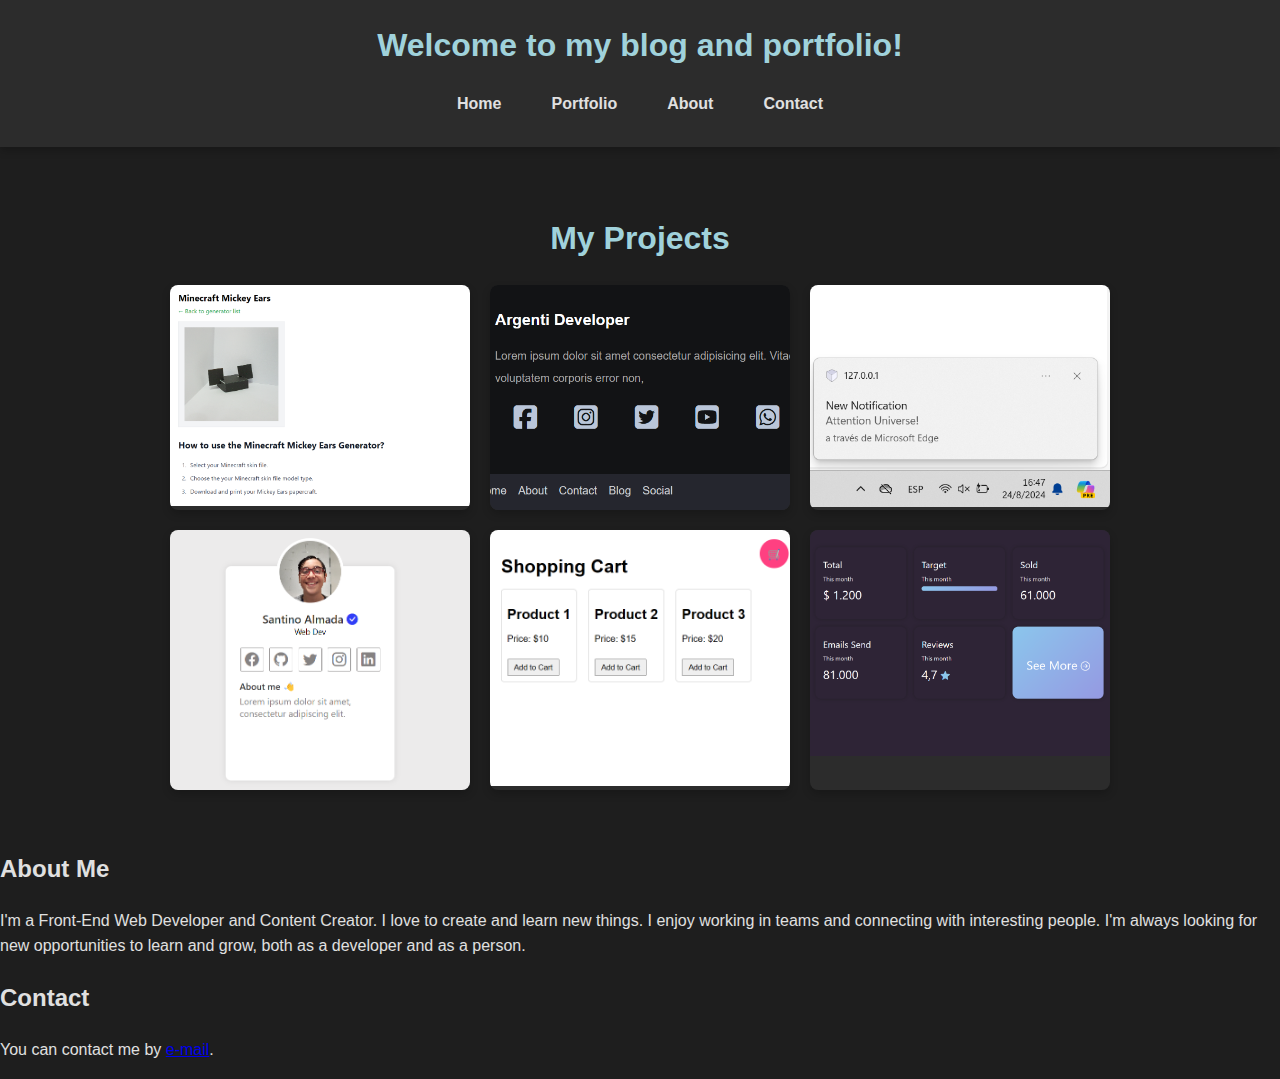
<file: docs/index.html>
<!DOCTYPE html>
<html lang="en">
<head>
    <meta charset="UTF-8">
    <meta name="viewport" content="width=device-width, initial-scale=1.0">
    <title>Santino Almada | Web Developer</title>
    <link rel="icon" href="images/favicon-32x32.png" type="image/x-icon">
    <link rel="stylesheet" href="styles.css">
    <script src="script.js"></script>
</head>
<body>
    <header>
        <h1>Welcome to my blog and portfolio!</h1>
        <nav>
            <ul id="nav-menu">
                <li><a href="#home">Home</a></li>
                <li><a href="#portfolio">Portfolio</a></li>
                <li><a href="#about">About</a></li>
                <li><a href="#contact">Contact</a></li>
            </ul>
            <div id="menu-toggle" onclick="toggleMenu()">
            </div>
        </nav>
    </header>

    <main>
        <section id="portfolio" class="portfolio-section">
            <h2>My Projects</h2>
            <div class="cards">
                <div class="card" role="button" onclick="redirect(a)">
                    <div class="card-info">
                        <span class="card-title">Mickey Ears</span>
                        <span class="card-description">
                            A PPC generator for Mickey Ears from WDW
                        </span>
                    </div>
                    <img src="img1.png" alt="Mickey Ears">
                </div>
                <div class="card" role="button" onclick="redirect(b)">
                    <div class="card-info">
                        <span class="card-title">Footer</span>
                        <span class="card-description">
                            A responsive footer using HTML and CSS.
                        </span>
                    </div>
                    <img src="img2.png" alt="Footer">
                </div>
                <div class="card" role="button" onclick="redirect(c)">
                    <div class="card-info">
                        <span class="card-title">Notification</span>
                        <span class="card-description">
                            Did you know that you can show notification using API?
                        </span>
                    </div>
                    <img src="img3.png" alt="Notification">
                </div>
                <div class="card" role="button" onclick="redirect(d)">
                    <div class="card-info">
                        <span class="card-title">Profile Card</span>
                        <span class="card-description">
                            A Profile Card using HTML and CSS.
                        </span>
                    </div>
                    <img src="img4.png" alt="Profile Card">
                </div>
                <div class="card" role="button" onclick="redirect(e)">
                    <div class="card-info">
                        <span class="card-title">Cart</span>
                        <span class="card-description">
                            A cart structure using HTML and CSS.
                        </span>
                    </div>
                    <img src="img5.png" alt="Cart">
                </div>
                <div class="card" role="button" onclick="redirect(f)">
                    <div class="card-info">
                        <span class="card-title">Dashboard</span>
                        <span class="card-description">
                            A simple dashboard design using HTML and CSS.
                        </span>
                    </div>
                    <img src="img6.png" alt="Dashboard">
                </div>
            </div>
        </section>

        <section id="about">
            <h2>About Me</h2>
            <p>I'm a Front-End Web Developer and Content Creator. I love to create and learn new things. I enjoy working in teams and connecting with interesting people. I'm always looking for new opportunities to learn and grow, both as a developer and as a person.</p>
        </section>

        <section id="contact">
            <h2>Contact</h2>
            <p>You can contact me by <a href="mailto:santino.almada@gmail.com">e-mail</a>.</p>
        </section>
    </main>
</file>
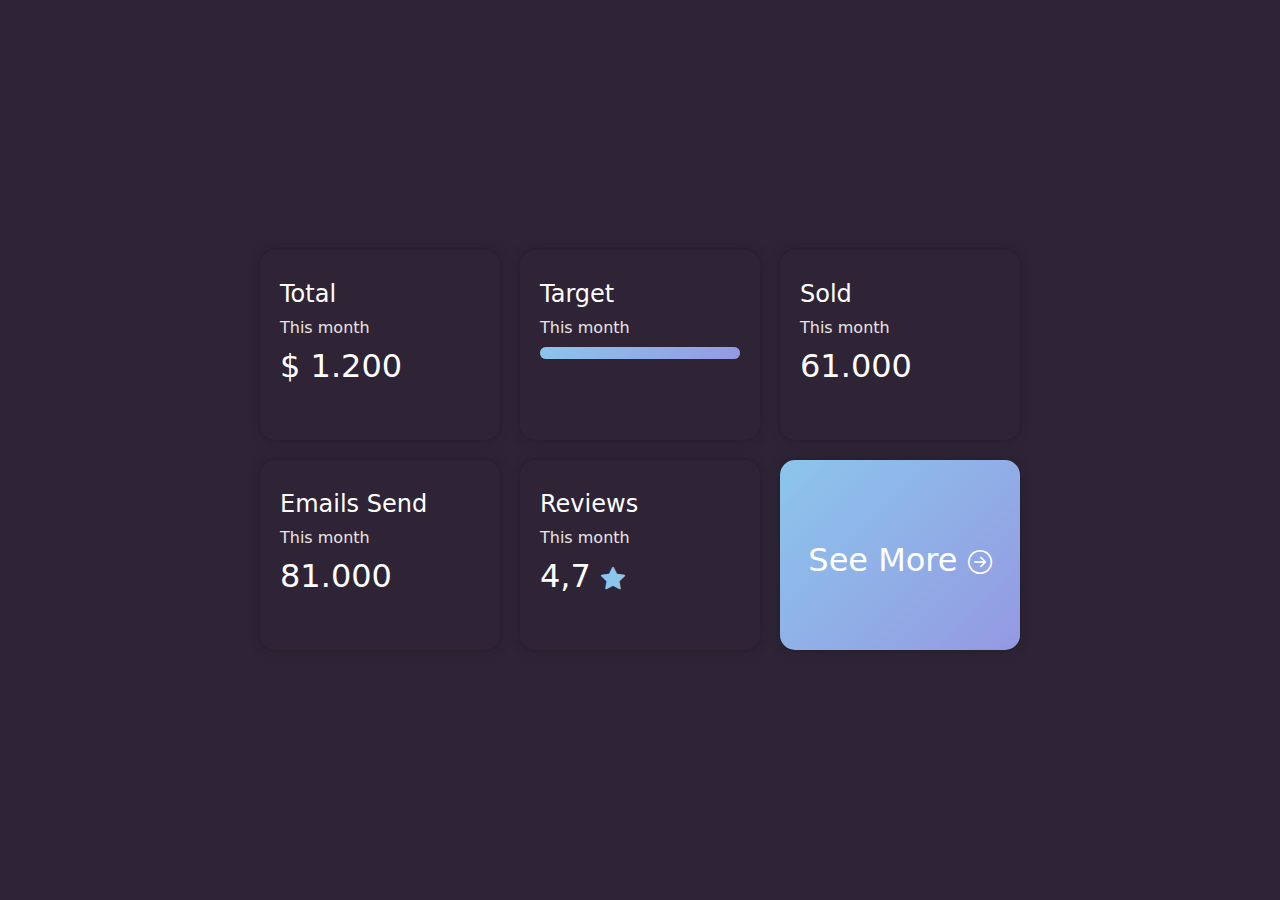
<file: docs/dashboard/index.html>
<!DOCTYPE html>
<html lang="en">
<head>
    <meta charset="UTF-8">
    <meta name="viewport" content="width=device-width, initial-scale=1.0">
    <title>My Page</title>
    <link href="https://cdn.jsdelivr.net/npm/bootstrap-icons@1.11.3/font/bootstrap-icons.min.css" rel="stylesheet">
    <link rel="stylesheet" href="style.css">
</head>
<body>
    <div class="cards">
        <div class="card">
            <span class="title">Total</span>
            <span class="subtitle">This month</span>
            <span class="value">$ 1.200</span>
        </div>
        <div class="card">
            <span class="title">Target</span>
            <span class="subtitle">This month</span>
            <div class="loader"><div class="progress"></div></div>
        </div>
        <div class="card">
            <span class="title">Sold</span>
            <span class="subtitle">This month</span>
            <span class="value">61.000</span>
        </div>
        <div class="card">
            <span class="title">Emails Send</span>
            <span class="subtitle">This month</span>
            <span class="value">81.000</span>
        </div>
        <div class="card">
            <span class="title">Reviews</span>
            <span class="subtitle">This month</span>
            <span class="value">4,7 <i class="bi bi-star-fill"></i></span>
        </div>
        <div class="card active">
            <span class="value">
                See More <i class="bi bi-arrow-right-circle"></i>
            </span>
        </div>
    </div>
</body>
</html>
</file>
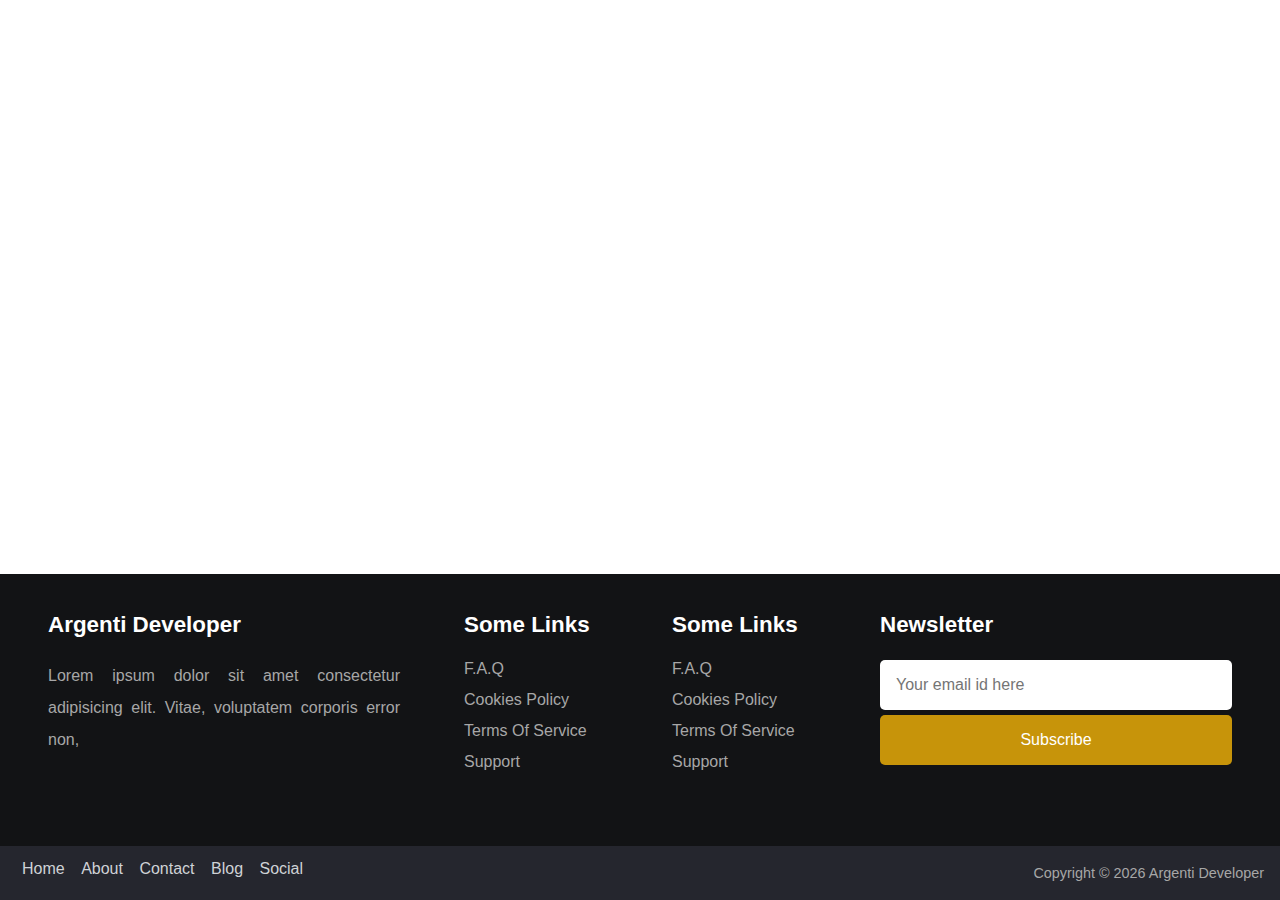
<file: docs/footer/index.html>
<!DOCTYPE html>
<html lang="en">
<head>
  <meta charset="UTF-8">
  <meta name="viewport" content="width=device-width, initial-scale=1.0">
  <title>My Footer</title>
  <link rel="stylesheet" href="style.css">
  <link rel="stylesheet" href="https://cdnjs.cloudflare.com/ajax/libs/font-awesome/6.5.1/css/all.min.css" integrity="sha512-DTOQO9RWCH3ppGqcWaEA1BIZOC6xxalwEsw9c2QQeAIftl+Vegovlnee1c9QX4TctnWMn13TZye+giMm8e2LwA==" crossorigin="anonymous" referrerpolicy="no-referrer" />
</head>
<body>
  <footer>
    <div class="row primary">
      <div class="column about">
    
      <h3>Argenti Developer</h3>
    
       <p>
          Lorem ipsum dolor sit amet consectetur adipisicing elit. Vitae,
          voluptatem corporis error non,
      </p>
    
      <div class="social">
        <a href="#"><i class="fa-brands fa-facebook-square"></i></a>
        <a href="#"><i class="fa-brands fa-instagram-square"></i></a>
        <a href="#"><i class="fa-brands fa-twitter-square"></i></a>
        <a href="#"><i class="fa-brands fa-youtube-square"></i></a>
        <a href="#"><i class="fa-brands fa-whatsapp-square"></i></a>
      </div>
    </div>
    
    <div class="column links">
    <h3>Some Links</h3>
    
     <ul>
    
      <li>
       <a href="#faq">F.A.Q</a>
      </li>
      <li>
       <a href="#cookies-policy">Cookies Policy</a>
      </li>
      <li>
       <a href="#terms-of-services">Terms Of Service</a>
      </li>
      <li>
       <a href="#support">Support</a>
      </li>
     </ul>
    
    </div>
    
    
    <div class="column links">
      <h3>Some Links</h3>
       <ul>
        <li>
         <a href="#faq">F.A.Q</a>
        </li>
        <li>
         <a href="#cookies-policy">Cookies Policy</a>
        </li>
        <li>
        <a href="#terms-of-services">Terms Of Service</a>
        </li>
        <li>
        <a href="#support">Support</a>
        </li>
      </ul>
    </div>
    
    <div class="column subscribe">
     <h3>Newsletter</h3>
      <div>
       <input type="email" placeholder="Your email id here" />
       <button>Subscribe</button>
      </div>
    
    </div>
    
    </div>
    
    <div class="row copyright">
      <div class="footer-menu">
    
      <a href="">Home</a>
      <a href="">About</a>
      <a href="">Contact</a>
      <a href="">Blog</a>
      <a href="">Social</a>
    
      </div>
       <p>Copyright &copy; <span class="current-year"></span> Argenti Developer</p>
    </div>
    </footer>
  <script src="script.js"></script>
</body>
</html>
</file>
<file: docs/notification/index.html>
<!DOCTYPE html>
<html>
<head>
    <meta charset="UTF-8" />
    <meta name="viewport" content="width=device-width, initial-scale=1.0" />
    <title>My Website</title>
</head>
<body>
    <input type="text" id="notif">
    <button onclick="notification()">Notify</button>
    <script src="script.js"></script>
</body>
</html>
<!--Open in a local server-->
</file>
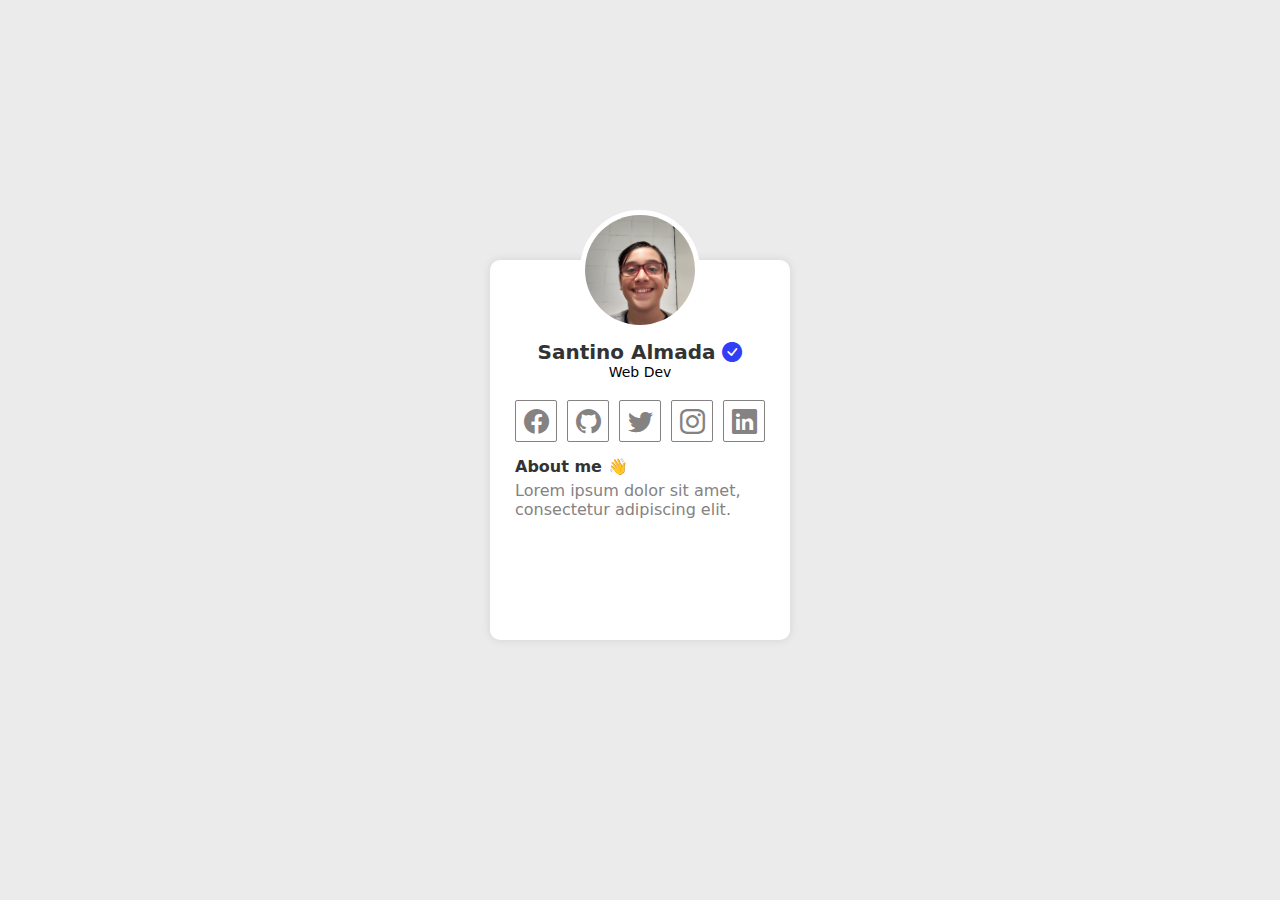
<file: docs/profile-card/index.html>
<!DOCTYPE html>
<html>
<head>
    <meta charset="UTF-8">
    <title>Título de la página</title>
    <meta name="viewport" content="width=device-width,  initial-scale=1"/>
    <link rel="stylesheet" href="https://cdn.jsdelivr.net/npm/bootstrap-icons@1.11.3/font/bootstrap-icons.min.css">
    <link rel="stylesheet" href="style.css">
</head>
<body>
    <div class="card">
        <img src="prof.png" alt="">
        <span class="name">Santino Almada <i class="bi bi-check-circle-fill"></i></span>
        <span class="description">Web Dev</span>
        <div class="soc-icons">
            <a href="https://www.facebook.com" class="soc-icon">
                <i class="bi bi-facebook"></i>
            </a>
            <a href="https://www.github.com" class="soc-icon">
                <i class="bi bi-github"></i>
            </a>
            <a href="https://www.twitter.com" class="soc-icon">
                <i class="bi bi-twitter"></i>
            </a>
            <a href="https://www.instagram.com" class="soc-icon">
                <i class="bi bi-instagram"></i>
            </a>
            <a href="https://www.linkedin.com" class="soc-icon">
                <i class="bi bi-linkedin"></i>
            </a>
        </div>
        <div class="about-section">
            <span class="subtitle">About me 👋</span>
            <p>
                Lorem ipsum dolor sit amet, consectetur adipiscing elit.
            </p>
        </div>
    </div>
</body>
</html>
</file>
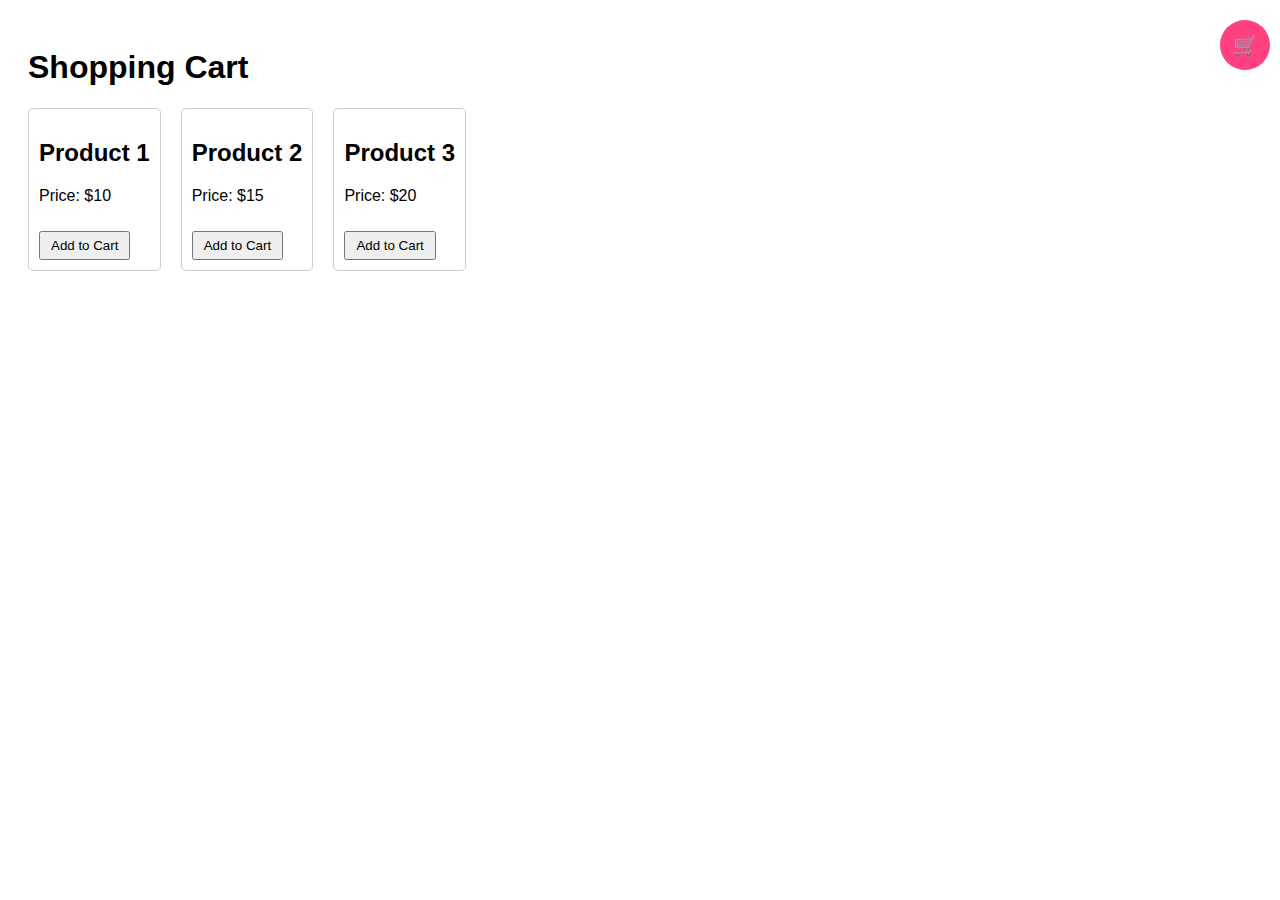
<file: docs/shopping-cart/index.html>
<!DOCTYPE html>
<html lang="en">
<head>
    <meta charset="UTF-8">
    <meta name="viewport" content="width=device-width, initial-scale=1.0">
    <link rel="stylesheet" href="style.css">
    <title>Shopping Cart</title>
</head>
<body>
    <h1>Shopping Cart</h1>
    <div class="products">
        <div class="product">
            <h2>Product 1</h2>
            <p>Price: $10</p>
            <button onclick="addToCart('Product 1', 10)">Add to Cart</button>
        </div>
        <div class="product">
            <h2>Product 2</h2>
            <p>Price: $15</p>
            <button onclick="addToCart('Product 2', 15)">Add to Cart</button>
        </div>
        <div class="product">
            <h2>Product 3</h2>
            <p>Price: $20</p>
            <button onclick="addToCart('Product 3', 20)">Add to Cart</button>
        </div>
    </div>
    <button class="cart-toggle" onclick="toggleCart()">🛒</button>
    <div id="cart">
        <h2>Shopping List</h2>
        <div id="cartItems">
            <p>The cart is empty.</p>
        </div>
        <p id="cartTotal">Total: $0</p>
        <button class="pay">Pay</button>
    </div>
    <script src="script.js"></script>
</body>
</html>
</file>
<file: docs/styles.css>
body {
    font-family: 'Segoe UI', Tahoma, Geneva, Verdana, sans-serif;
    margin: 0;
    padding: 0;
    background-color: #1e1e1e;
    color: #e0e0e0;
    line-height: 1.6;
}

header {
    background-color: #2c2c2c;
    color: #e0e0e0;
    padding: 20px;
    text-align: center;
    box-shadow: 0px 4px 8px rgba(0, 0, 0, 0.2);
    position: relative;
}

header h1 {
    margin: 0;
    font-size: 2em;
    color: #a0d2db;
    position: relative;
    display: inline-block;
}

nav {
    display: flex;
    justify-content: center;
    align-items: center;
    position: relative;
}

#nav-menu {
    list-style: none;
    margin: 10px 0 0 0;
    padding: 0;
    display: flex;
    justify-content: center;
    align-items: center;
    position: relative;
    z-index: 1;
}

#nav-menu li {
    margin: 10px;
}

#nav-menu li a {
    color: #e0e0e0;
    text-decoration: none;
    font-weight: bold;
    padding: 10px 15px;
    border-radius: 5px;
    transition: background-color 0.3s ease;
}

#nav-menu li a:hover {
    background-color: #a0d2db;
    color: #2c2c2c;
}

#menu-toggle {
    display: none;
    cursor: pointer;
    font-size: 1.5em;
    color: #e0e0e0;
    position: absolute;
    right: 20px;
    top: 50%;
    transform: translateY(-50%);
    background-color: #2c2c2c;
    border: 2px solid #a0d2db;
    border-radius: 5px;
    width: 40px;
    height: 40px;
    text-align: center;
    line-height: 40px;
    box-shadow: 0px 4px 8px rgba(0, 0, 0, 0.2);
    font-family: Arial, sans-serif;
}

#menu-toggle::before {
    content: "\2022 \2022 \2022";
    display: block;
}

#menu-toggle:hover {
    background-color: #a0d2db;
    border-color: #e0e0e0;
}

footer {
    background-color: #2c2c2c;
    color: #e0e0e0;
    text-align: center;
    padding: 10px 0;
    position: relative;
    bottom: 0;
    width: 100%;
    box-shadow: 0px -4px 8px rgba(0, 0, 0, 0.2);
}

.portfolio-section {
    padding: 40px 20px;
    background-color: #1e1e1e;
    color: #e0e0e0;
    text-align: center;
}

.portfolio-section h2 {
    font-size: 2em;
    margin-bottom: 20px;
    color: #a0d2db;
}

.cards {
    display: flex;
    flex-wrap: wrap;
    justify-content: center;
    gap: 20px;
}

.card {
    position: relative;
    background-color: #2c2c2c;
    border-radius: 8px;
    overflow: hidden;
    width: 300px;
    box-shadow: 0px 4px 8px rgba(0, 0, 0, 0.2);
    transition: transform 0.3s ease;
    cursor: pointer;
}

.card img {
    width: 100%;
    height: auto;
    display: block;
}

.card-info {
    position: absolute;
    bottom: 0;
    left: 0;
    right: 0;
    background-color: rgba(0, 0, 0, 0.8);
    color: #e0e0e0;
    padding: 15px;
    opacity: 0;
    transition: opacity 0.3s ease;
    text-align: left;
}

.card-title {
    font-size: 1.5em;
    color: #a0d2db;
}

.card-description {
    font-size: 1em;
}

.card:hover {
    transform: scale(1.05);
}

.card:hover .card-info {
    opacity: 1;
}

@media (max-width: 768px) {
    #nav-menu {
        display: none;
        flex-direction: column;
        position: absolute;
        top: 100%;
        right: 20px;
        background-color: #2c2c2c;
        border-radius: 8px;
        padding: 10px;
        width: 200px;
    }

    #nav-menu.active {
        display: flex;
    }

    #menu-toggle {
        display: block;
    }
}
</file>
<file: docs/dashboard/style.css>
body {
    margin: 0;
    height: 100vh;
    display: flex;
    justify-content: center;
    flex-direction: column;
    align-items: center;
    font-family: system-ui, -apple-system, BlinkMacSystemFont, "Segoe UI", Roboto,
        "Oxygen", Ubuntu, Cantarell, "Open Sans", "Helvetica Neue", sans-serif;
    background: rgb(46, 36, 54);
}

.cards {
    display: flex;
    justify-content: center;
    align-items: center;
    flex-wrap: wrap;
    max-width: 900px;
    padding: 20px;
    gap: 20px;
}

.card {
    display: flex;
    flex-direction: column;
    width: 200px;
    height: 150px;
    padding: 20px;
    border-radius: 15px;
    box-shadow: 0 0 10px rgba(24, 24, 24, 0.5);
    transition: transform 0.5s;
    cursor: pointer;
    background: rgb(46, 36, 54);
}

.active {
    justify-content: center;
    align-items: center;
    background-color: #8bc6ec;
    background-image: linear-gradient(135deg, #8bc6ec 0%, #9599e2 100%);
}

.card:hover {
    transform: scale(1.05);
}

.title {
    color: white;
    font-size: 1.5rem;
    margin-top: 10px;
}

.subtitle {
    color: rgb(235, 229, 229);
    font-size: 1rem;
    margin-top: 10px;
}

.value {
    color: white;
    font-size: 2rem;
    margin-top: 10px;
}

.value i {
    color: #8bc6ec;
    font-size: 1.5rem;
}

.active i {
    font-size: 1.5rem;
    color: white;
}

.loader {
    width: 200px;
    height: 12px;
    background: gray;
    border-radius: 15px;
    margin-top: 10px;
}

.progress {
    width: 200px;
    height: 100%;
    background-color: #8bc6ec;
    background-image: linear-gradient(135deg, #8bc6ec 0%, #9599e2 100%);
    border-radius: 15px;
    animation: progress 2s infinite;
}
</file>
<file: docs/footer/style.css>
body {
  padding: 0;
  margin: 0;
  min-height: 100vh;
  display: flex;
  align-items: flex-end;
}
footer {
  background-color: #121315;
  color: #a7a7a7;
  font-size: 16px;
}
footer * {
  font-family: "Poppins", sans-serif;
  box-sizing: border-box;
  border: none;
  outline: none;
}
.row {
  padding: 1em 1em;
}
.row.primary {
  display: grid;
  grid-template-columns: 2fr 1fr 1fr 2fr;
  align-items: stretch;
}
.column {
  width: 100%;
  display: flex;
  flex-direction: column;
  padding: 0 2em;
  min-height: 15em;
}
h3 {
  width: 100%;
  text-align: left;
  color: white;
  font-size: 1.4em;
  white-space: nowrap;
}
ul {
  list-style: none;
  display: flex;
  flex-direction: column;
  padding: 0;
  margin: 0;
}
li:not(:first-child) {
  margin-top: 0.8em;
}
ul li a {
  color: #a7a7a7;
  text-decoration: none;
}
ul li a:hover {
  color: #2a8ded;
}
.about p {
  text-align: justify;
  line-height: 2;
  margin: 0;
}
input,
button {
  font-size: 1em;
  padding: 1em;
  width: 100%;
  border-radius: 5px;
  margin-bottom: 5px;
}
button {
  background-color: #c7940a;
  color: #ffffff;
}
div.social {
  display: flex;
  justify-content: space-around;
  font-size: 2.4em;
  flex-direction: row;
  margin-top: 0.5em;
}
.social i {
  color: #bac6d9;
}

.copyright {
  padding: 0.3em 1em;
  background-color: #25262e;
}
.footer-menu{
  float: left;
    margin-top: 10px;
}

.footer-menu a{
  color: #cfd2d6;
  padding: 6px;

  text-decoration: none;
}
.footer-menu a:hover{
  color: #27bcda;
}
.copyright p {
  font-size: 0.9em;
  text-align: right;
}
@media screen and (max-width: 850px) {
  .row.primary {
    grid-template-columns: 1fr;
  }

}
</file>
<file: docs/profile-card/style.css>
body {
    margin: 0;
    height: 100vh;
    display: flex;
    justify-content: center;
    flex-direction: column;
    align-items: center;
    font-family: system-ui, -apple-system, BlinkMacSystemFont, "Segoe UI", Roboto, Oxygen, Ubuntu, Cantarell, "Open Sans", "Helvetica Neue", "sans-serif";
    background: #ecebeb;
}
.card {
    position: relative;
    width: 300px;
    height: 300px;
    display: flex;
    align-items: center;
    flex-direction: column;
    border-radius: 10px;
    box-shadow: 0 0 10px rgba(0, 0, 0, 0.1);
    background: #fff;
    transition: 0.5s;
    padding-top: 80px;
}
.card img {
    width: 110px;
    height: 110px;
    border-radius: 50%;
    object-fit: cover;
    position: absolute;
    top: -50px;
    left: 50%;
    transform: translateX(-50%);
    border: 5px solid #fff;
}
.soc-icons {
    gap: 10px;
    display: flex;
    justify-content: center;
    align-items: center;
    margin-top: 20px;
}
.soc-icons i {
    font-size: 25px;
    color: #858282;
    border-radius: 2px;
    border: 1px solid #858282;
    width: 40px;
    height: 40px;
    display: flex;
    justify-content: center;
    align-items: center;
    transition: 0.2s;
}
.soc-icons i:hover {
    color: #fff;
    background: #858282;
}
.soc-icons a {
    text-decoration: none;
}
.name {
    font-size: 20px;
    font-weight: 600;
    color: #333;
}
.name i {
    color: #313ef7;
}
.description {
    font-size: 14px;
    color: # 858282;
    text-align: center;
}
.subtitle {
    font-size: 16px;
    color: #333;
    font-weight: 600;
}
.about-section {
    padding: 0 25px;
    display: flex;
    flex-direction: column;
    margin-top: 15px;
}
p {
    margin: 5px 0;
    color: #858282;
}
</file>
<file: docs/shopping-cart/style.css>
body {
    font-family: Arial, sans-serif;
    padding: 20px;
}

.products {
    display: flex;
    gap: 20px;
}

.product {
    border: 1px solid #ccc;
    padding: 10px;
    border-radius: 5px;
}

button {
    margin-top: 10px;
    padding: 5px 10px;
    cursor: pointer;
}

#cart {
    position: absolute;
    top: 50px;
    right: 50px;
    border: 1px solid #ccc;
    padding: 10px;
    border-radius: 5px;
    background-color: white;
    display: none;
    box-shadow: 0 0 10px rgba(0, 0, 0, 0.1);
}

.cart-toggle {
    position: fixed;
    top: 10px;
    right: 10px;
    cursor: pointer;
    background-color: #ff4081;
    color: white;
    border: none;
    border-radius: 50%;
    width: 50px;
    height: 50px;
    display: flex;
    align-items: center;
    justify-content: center;
    font-size: 20px;
}

.cart-item {
    display: flex;
    justify-content: space-between;
    align-items: center;
}

.cart-item button {
    background-color: red;
    color: white;
    border: none;
    padding: 5px 10px;
    cursor: pointer;
}
</file>
